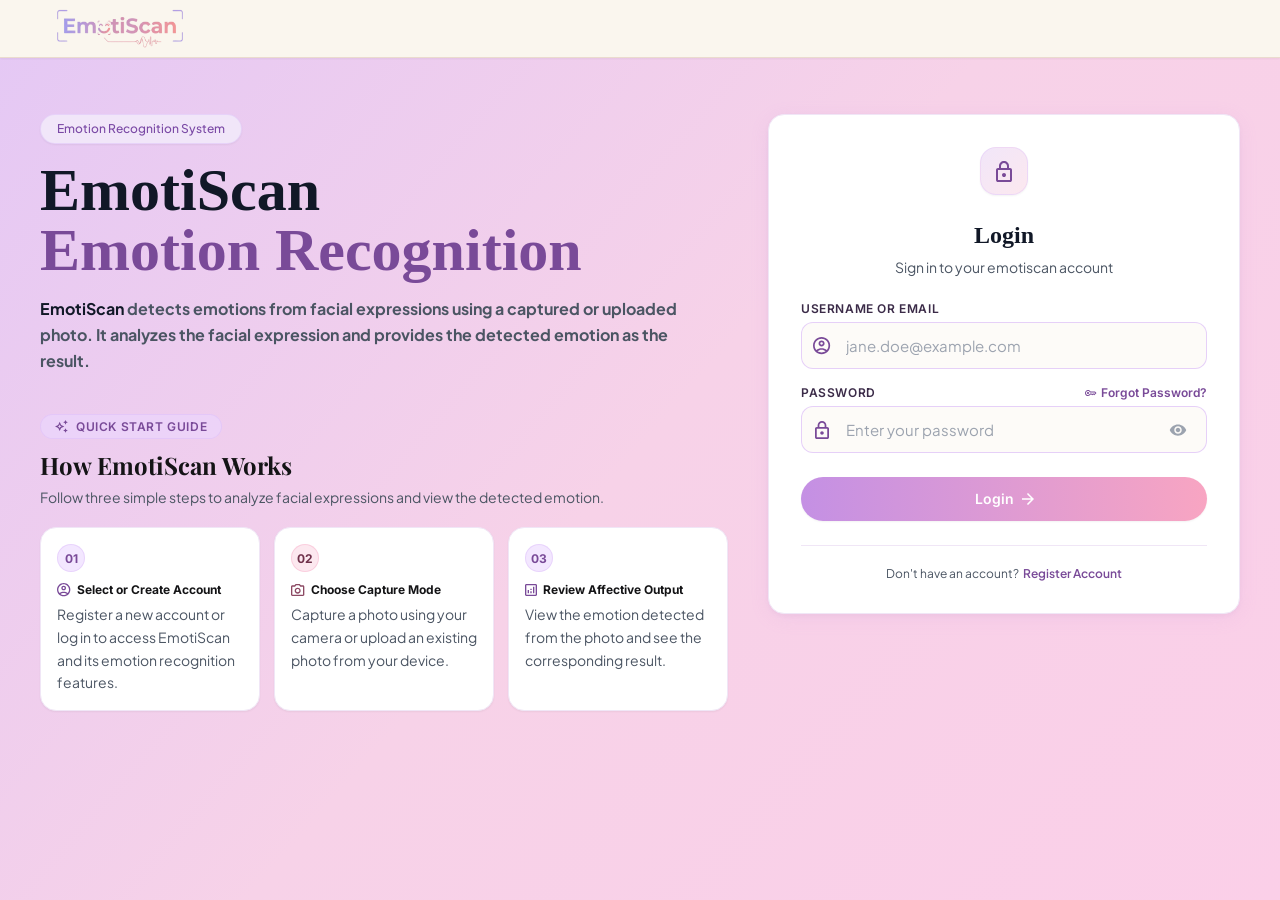
<file: index.html>
<!DOCTYPE html>
<html lang="en">
<head>
    <meta charset="UTF-8">
    <meta name="viewport" content="width=device-width, initial-scale=1.0">
    <link rel="icon" href="emotiScan_logo.png" type="image/png">
    <title>EmotiScan | Login & Password Recovery</title>

    <link href="https://fonts.googleapis.com/css2?family=Inter:wght@400;500;600;700&family=Plus+Jakarta+Sans:wght@400;500;700&family=Playfair+Display:wght@700&family=Liberation+Serif:wght@700&family=Outfit:wght@400;600&display=swap" rel="stylesheet">

    <link rel="stylesheet" href="css/login.css">
</head>
<body>

    <!-- Navbar (Aligned with Profile Layout) -->
    <header class="navbar">
        <div class="navbar-content">
            <a href="index.html" class="logo-box">
                <img src="emotiScan_logo.png" alt="EmotiScan Logo" class="logo">
            </a>
        </div>
    </header>

    <!-- Main Page Content -->
    <main class="main-container">
        <div class="content-wrapper">

            <!-- Left Column: Hero Text and Quick Start Guide -->
            <div class="left-column">

                <div class="badge">Emotion Recognition System</div>

                <h1 class="hero-title">
                    <span>EmotiScan</span><br>
                    <span>Emotion Recognition</span>
                </h1>

                <div class="hero-desc">
                    <strong>EmotiScan</strong> detects emotions from facial expressions using a captured or uploaded
                    photo. It analyzes the facial expression and provides the detected emotion as the result.
                </div>

                <!-- Quick Start Guide -->
                <section class="quick-start-section">

                    <div class="qs-badge">
                        <img src="icons/bling.svg" alt="Bling Icon">
                        <span class="qs-badge-text">Quick Start Guide</span>
                    </div>

                    <h2 class="qs-title">How EmotiScan Works</h2>

                    <div class="qs-sub">
                        Follow three simple steps to analyze facial expressions and view the detected emotion.
                    </div>

                    <div class="steps-grid">

                        <div class="step-card">
                            <div class="step-num">01</div>

                            <div class="step-heading">
                                <img src="icons/person.svg" alt="User Icon">
                                <span>Select or Create Account</span>
                            </div>

                            <div class="step-text">
                                Register a new account or log in to access EmotiScan and its emotion recognition features.
                            </div>
                        </div>

                        <div class="step-card alt">
                            <div class="step-num">02</div>

                            <div class="step-heading">
                                <img src="icons/camera.svg" alt="Camera Icon">
                                <span>Choose Capture Mode</span>
                            </div>

                            <div class="step-text">
                                Capture a photo using your camera or upload an existing photo from your device.
                            </div>
                        </div>

                        <div class="step-card">
                            <div class="step-num">03</div>

                            <div class="step-heading">
                                <img src="icons/bar.svg" alt="Bar Icon">
                                <span>Review Affective Output</span>
                            </div>

                            <div class="step-text">
                                View the emotion detected from the photo and see the corresponding result.
                            </div>
                        </div>

                    </div>
                </section>
            </div>

            <!-- Right Column: Login Card -->
            <div class="right-column">

                <div class="login-card">

                    <div class="login-icon-box">
                        <img src="icons/padlock.svg" alt="Lock Icon">
                    </div>

                    <div class="login-header">
                        <h2 class="login-title">Login</h2>
                        <p class="login-subtitle">Sign in to your emotiscan account</p>
                    </div>

                    <!-- Login Form -->
                    <form id="loginForm">

                        <div class="form-group login-username-group">
                            <label for="loginUsername" class="form-label">
                                Username or Email
                            </label>

                            <div class="input-wrapper">
                                <img src="icons/person.svg" alt="User Icon">

                                <input
                                    type="text"
                                    id="loginUsername"
                                    name="username"
                                    class="input-field"
                                    placeholder="jane.doe@example.com"
                                    autocomplete="username"
                                    required
                                >
                            </div>
                        </div>

                        <div class="form-group login-password-group">

                            <div class="form-label-row">
                                <label for="loginPassword" class="form-label">
                                    Password
                                </label>

                                <a href="#" class="forgot-link" id="openForgotModal">
                                    <img src="icons/key.svg" alt="Key Icon">
                                    Forgot Password?
                                </a>
                            </div>

                            <div class="input-wrapper">
                                <img src="icons/padlock.svg" alt="Lock Icon">

                                <input
                                    type="password"
                                    id="loginPassword"
                                    name="password"
                                    class="input-field"
                                    placeholder="Enter your password"
                                    autocomplete="current-password"
                                    required
                                >

                                <button
                                    type="button"
                                    class="toggle-password"
                                    id="toggleLoginPassword"
                                    aria-label="Show password"
                                >
                                    <svg viewBox="0 0 24 24" aria-hidden="true">
                                        <path d="M12 4.5C7 4.5 2.73 7.61 1 12c1.73 4.39 6 7.5 11 7.5s9.27-3.11 11-7.5c-1.73-4.39-6-7.5-11-7.5zM12 17c-2.76 0-5-2.24-5-5s2.24-5 5-5 5 2.24 5 5-2.24 5-5 5zm0-8c-1.66 0-3 1.34-3 3s1.34 3 3 3 3-1.34 3-3-1.34-3-3-3z"/>
                                    </svg>
                                </button>
                            </div>
                        </div>

                        <button type="submit" class="btn-primary">
                            <span>Login</span>
                            <img src="icons/arrow.svg" alt="Arrow Icon">
                        </button>

                    </form>

                    <!-- Register Link -->
                    <div class="card-footer">
                        <span>Don't have an account?</span>
                        <a href="register.html">Register Account</a>
                    </div>

                </div>
            </div>

        </div>
    </main>

    <!-- Modal 1: Reset Password - Enter Email -->
    <div class="modal-overlay" id="modalForgotEmail">

        <div class="modal-box">

            <button
                type="button"
                class="modal-close"
                data-close-modals
                aria-label="Close modal"
            >✕</button>

            <div class="modal-header-centered">

                <div class="modal-icon-badge">
                    <img src="icons/reset.svg" alt="Reset Icon">
                </div>

                <h3 class="modal-title">Reset Password</h3>

                <p class="modal-desc">
                    Enter your registered email address to receive a 6-digit verification code
                </p>
            </div>

            <div class="form-group modal-email-group">

                <label for="resetEmail" class="form-label modal-label">
                    Email Address
                </label>

                <div class="input-wrapper">
                    <img src="icons/email.svg" alt="Email Icon">

                    <input
                        type="email"
                        id="resetEmail"
                        name="email"
                        class="input-field modal-input"
                        placeholder="jane.doe@example.com"
                        autocomplete="email"
                    >
                </div>
            </div>

            <button
                type="button"
                class="btn-primary"
                id="sendCodeButton"
            >
                <span>Send Code</span>
                <img src="icons/arrow.svg" alt="Arrow Icon">
            </button>

            <div class="modal-footer-link">
                <span>Remember password?</span>
                <a href="#" data-close-modals>Back to Login</a>
            </div>

        </div>
    </div>

    <!-- Modal 2: Enter Verification Code -->
    <div class="modal-overlay" id="modalVerifyCode">

        <div class="modal-box">

            <button
                type="button"
                class="modal-close"
                data-close-modals
                aria-label="Close modal"
            >✕</button>

            <div class="modal-header-centered">

                <div class="modal-icon-badge">
                    <img src="icons/email_check.svg" alt="Email Icon">
                </div>

                <h3 class="modal-title">Enter Verification Code</h3>

                <p class="modal-desc">
                    We've sent a 6-digit verification code to your email. Enter the code below to continue.
                </p>
            </div>

            <div class="code-inputs">
                <input type="text" inputmode="numeric" maxlength="1" class="code-digit" aria-label="Digit 1">
                <input type="text" inputmode="numeric" maxlength="1" class="code-digit" aria-label="Digit 2">
                <input type="text" inputmode="numeric" maxlength="1" class="code-digit" aria-label="Digit 3">
                <input type="text" inputmode="numeric" maxlength="1" class="code-digit" aria-label="Digit 4">
                <input type="text" inputmode="numeric" maxlength="1" class="code-digit" aria-label="Digit 5">
                <input type="text" inputmode="numeric" maxlength="1" class="code-digit" aria-label="Digit 6">
            </div>

            <div class="resend-row">
                <span>Didn't receive the code?</span>
                <a href="#" class="resend-link" id="resendCode">Resend Code</a>
                <span class="resend-timer" id="resendTimer"></span>
            </div>

            <button
                type="button"
                class="btn-primary"
                id="verifyCodeButton"
            >
                <span>Verify Code</span>
                <img src="icons/arrow.svg" alt="Arrow Icon">
            </button>

            <div class="modal-divider"></div>

        </div>
    </div>

    <!-- Modal 3: Set New Password -->
    <div class="modal-overlay" id="modalNewPassword">

        <div class="modal-box">

            <button
                type="button"
                class="modal-close"
                data-close-modals
                aria-label="Close modal"
            >✕</button>

            <div class="modal-header-centered">

                <div class="modal-icon-badge">
                    <img src="icons/reset.svg" alt="Reset Icon">
                </div>

                <h3 class="modal-title">Set New Password</h3>

                <p class="modal-desc">
                    Your verification code was confirmed. Enter and confirm your new secure password below.
                </p>
            </div>

            <div class="new-password-fields">

                <div class="form-group">
                    <label for="newPassword" class="form-label modal-label-small">
                        New Password
                    </label>

                    <div class="input-wrapper">
                        <img src="icons/padlock.svg" alt="Lock Icon">

                        <input
                            type="password"
                            id="newPassword"
                            name="newPassword"
                            class="input-field modal-input"
                            placeholder="Enter new password"
                            autocomplete="new-password"
                        >
                    </div>
                </div>

                <div class="password-reminder-box">
                    <img src="icons/pass_reminder.svg" alt="Pass Icon">

                    <div>
                        <div class="reminder-title">Password reminder</div>

                        <div class="reminder-desc">
                            Must be at least 8 characters long, include uppercase and lowercase letters, at least one number, and a special character.
                        </div>
                    </div>
                </div>

                <div class="form-group">
                    <label for="confirmPassword" class="form-label modal-label-small">
                        Confirm New Password
                    </label>

                    <div class="input-wrapper">
                        <img src="icons/padlock.svg" alt="Lock Icon">

                        <input
                            type="password"
                            id="confirmPassword"
                            name="confirmPassword"
                            class="input-field modal-input"
                            placeholder="Re-enter new password"
                            autocomplete="new-password"
                        >
                    </div>
                </div>

            </div>

            <button
                type="button"
                class="btn-primary"
                id="resetPasswordButton"
            >
                <span>Reset</span>
                <img src="icons/arrow.svg" alt="Arrow Icon">
            </button>

            <div class="modal-divider"></div>

        </div>
    </div>
    
    <!-- Hidden helpers: forgot-password.js clicks these so login.js switches/closes the modals for us -->
    <button type="button" id="goVerify" data-switch-modal="modalVerifyCode" hidden></button>
    <button type="button" id="goNewPassword" data-switch-modal="modalNewPassword" hidden></button>
    <button type="button" id="closeAllModals" data-close-modals hidden></button>

    <script src="script/login.js" defer></script>
    <script src="script/forgot_pass.js"></script>
</body>
</html>
</file>
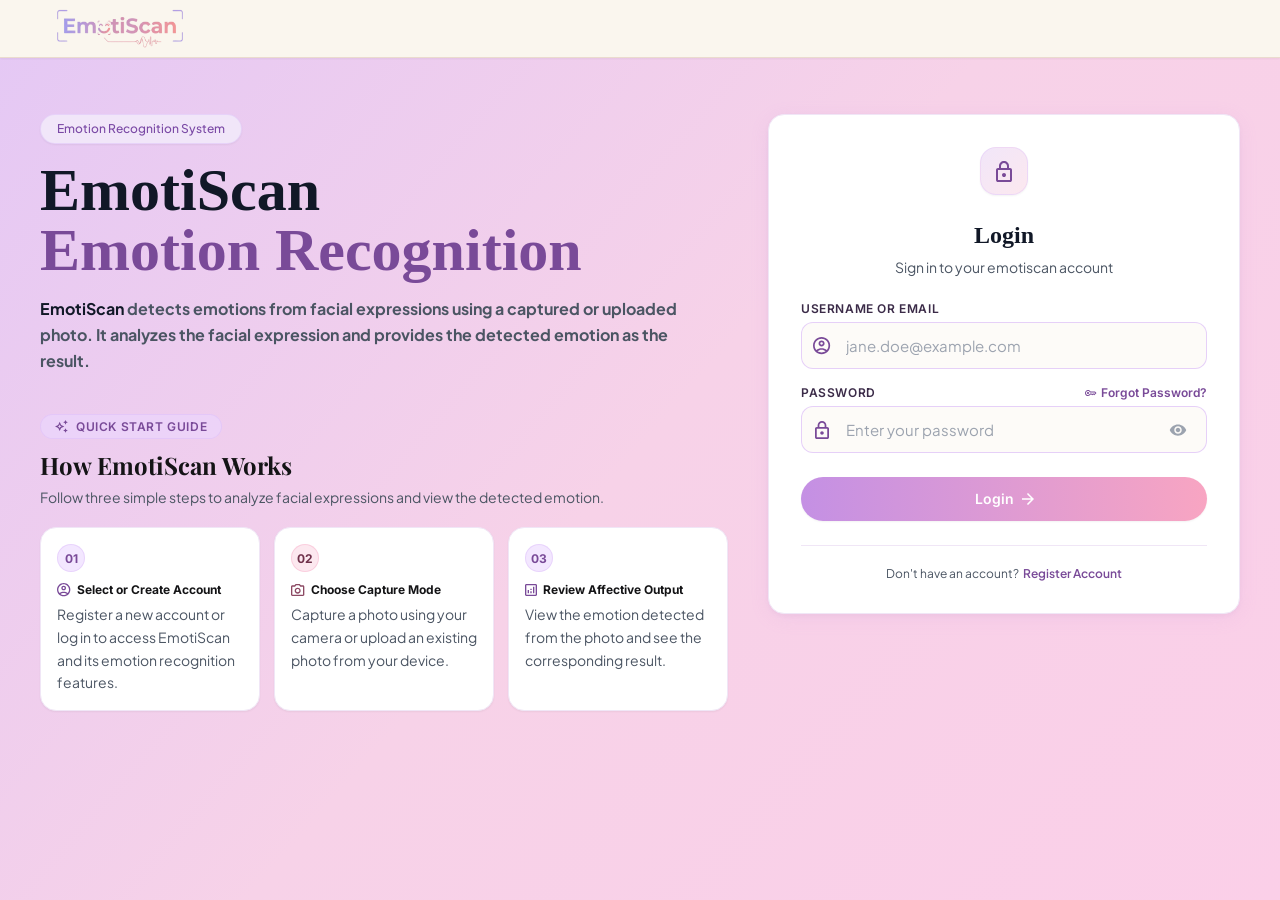
<file: login.html>
<!DOCTYPE html>
<html lang="en">
<head>
    <meta charset="UTF-8">
    <meta name="viewport" content="width=device-width, initial-scale=1.0">
    <title>EmotiScan - Login & Password Recovery</title>

    <link href="https://fonts.googleapis.com/css2?family=Inter:wght@400;500;600;700&family=Plus+Jakarta+Sans:wght@400;500;700&family=Playfair+Display:wght@700&family=Liberation+Serif:wght@700&family=Outfit:wght@400;600&display=swap" rel="stylesheet">

    <link rel="stylesheet" href="css/login.css">
    <script src="script/login.js" defer></script>
</head>
<body>

    <!-- Navbar (Aligned with Profile Layout) -->
    <header class="navbar">
        <div class="navbar-content">
            <a href="login.html" class="logo-box">
                <img src="emotiScan_logo.png" alt="EmotiScan Logo" class="logo">
            </a>
        </div>
    </header>

    <!-- Main Page Content -->
    <main class="main-container">
        <div class="content-wrapper">

            <!-- Left Column: Hero Text and Quick Start Guide -->
            <div class="left-column">

                <div class="badge">Emotion Recognition System</div>

                <h1 class="hero-title">
                    <span>EmotiScan</span><br>
                    <span>Emotion Recognition</span>
                </h1>

                <div class="hero-desc">
                    <strong>EmotiScan</strong> detects emotions from facial expressions using a captured or uploaded
                    photo. It analyzes the facial expression and provides the detected emotion as the result.
                </div>

                <!-- Quick Start Guide -->
                <section class="quick-start-section">

                    <div class="qs-badge">
                        <img src="icons/bling.svg" alt="Bling Icon">
                        <span class="qs-badge-text">Quick Start Guide</span>
                    </div>

                    <h2 class="qs-title">How EmotiScan Works</h2>

                    <div class="qs-sub">
                        Follow three simple steps to analyze facial expressions and view the detected emotion.
                    </div>

                    <div class="steps-grid">

                        <div class="step-card">
                            <div class="step-num">01</div>

                            <div class="step-heading">
                                <img src="icons/person.svg" alt="User Icon">
                                <span>Select or Create Account</span>
                            </div>

                            <div class="step-text">
                                Register a new account or log in to access EmotiScan and its emotion recognition features.
                            </div>
                        </div>

                        <div class="step-card alt">
                            <div class="step-num">02</div>

                            <div class="step-heading">
                                <img src="icons/camera.svg" alt="Camera Icon">
                                <span>Choose Capture Mode</span>
                            </div>

                            <div class="step-text">
                                Capture a photo using your camera or upload an existing photo from your device.
                            </div>
                        </div>

                        <div class="step-card">
                            <div class="step-num">03</div>

                            <div class="step-heading">
                                <img src="icons/bar.svg" alt="Bar Icon">
                                <span>Review Affective Output</span>
                            </div>

                            <div class="step-text">
                                View the emotion detected from the photo and see the corresponding result.
                            </div>
                        </div>

                    </div>
                </section>
            </div>

            <!-- Right Column: Login Card -->
            <div class="right-column">

                <div class="login-card">

                    <div class="login-icon-box">
                        <img src="icons/padlock.svg" alt="Lock Icon">
                    </div>

                    <div class="login-header">
                        <h2 class="login-title">Login</h2>
                        <p class="login-subtitle">Sign in to your emotiscan account</p>
                    </div>

                    <!-- Login Form -->
                    <form id="loginForm">

                        <div class="form-group login-username-group">
                            <label for="loginUsername" class="form-label">
                                Username or Email
                            </label>

                            <div class="input-wrapper">
                                <img src="icons/person.svg" alt="User Icon">

                                <input
                                    type="text"
                                    id="loginUsername"
                                    name="username"
                                    class="input-field"
                                    placeholder="jane.doe@example.com"
                                    autocomplete="username"
                                    required
                                >
                            </div>
                        </div>

                        <div class="form-group login-password-group">

                            <div class="form-label-row">
                                <label for="loginPassword" class="form-label">
                                    Password
                                </label>

                                <a href="#" class="forgot-link" id="openForgotModal">
                                    <img src="icons/key.svg" alt="Key Icon">
                                    Forgot Password?
                                </a>
                            </div>

                            <div class="input-wrapper">
                                <img src="icons/padlock.svg" alt="Lock Icon">

                                <input
                                    type="password"
                                    id="loginPassword"
                                    name="password"
                                    class="input-field"
                                    placeholder="Enter your password"
                                    autocomplete="current-password"
                                    required
                                >

                                <button
                                    type="button"
                                    class="toggle-password"
                                    id="toggleLoginPassword"
                                    aria-label="Show password"
                                >
                                    <svg viewBox="0 0 24 24" aria-hidden="true">
                                        <path d="M12 4.5C7 4.5 2.73 7.61 1 12c1.73 4.39 6 7.5 11 7.5s9.27-3.11 11-7.5c-1.73-4.39-6-7.5-11-7.5zM12 17c-2.76 0-5-2.24-5-5s2.24-5 5-5 5 2.24 5 5-2.24 5-5 5zm0-8c-1.66 0-3 1.34-3 3s1.34 3 3 3 3-1.34 3-3-1.34-3-3-3z"/>
                                    </svg>
                                </button>
                            </div>
                        </div>

                        <button type="submit" class="btn-primary">
                            <span>Login</span>
                            <img src="icons/arrow.svg" alt="Arrow Icon">
                        </button>

                    </form>

                    <!-- Register Link -->
                    <div class="card-footer">
                        <span>Don't have an account?</span>
                        <a href="register.html">Register Account</a>
                    </div>

                </div>
            </div>

        </div>
    </main>

    <!-- Modal 1: Reset Password - Enter Email -->
    <div class="modal-overlay" id="modalForgotEmail">

        <div class="modal-box">

            <button
                type="button"
                class="modal-close"
                data-close-modals
                aria-label="Close modal"
            >✕</button>

            <div class="modal-header-centered">

                <div class="modal-icon-badge">
                    <img src="icons/reset.svg" alt="Reset Icon">
                </div>

                <h3 class="modal-title">Reset Password</h3>

                <p class="modal-desc">
                    Enter your registered email address to receive a password reset link
                </p>
            </div>

            <div class="form-group modal-email-group">

                <label for="resetEmail" class="form-label modal-label">
                    Email Address
                </label>

                <div class="input-wrapper">
                    <img src="icons/email.svg" alt="Email Icon">

                    <input
                        type="email"
                        id="resetEmail"
                        name="email"
                        class="input-field modal-input"
                        placeholder="jane.doe@example.com"
                        autocomplete="email"
                    >
                </div>
            </div>

            <button
                type="button"
                class="btn-primary"
                data-switch-modal="modalVerifyCode"
            >
                <span>Send Code</span>
                <img src="icons/arrow.svg" alt="Arrow Icon">
            </button>

            <div class="modal-footer-link">
                <span>Remember password?</span>
                <a href="#" data-close-modals>Back to Login</a>
            </div>

        </div>
    </div>

    <!-- Modal 2: Enter Verification Code -->
    <div class="modal-overlay" id="modalVerifyCode">

        <div class="modal-box">

            <button
                type="button"
                class="modal-close"
                data-close-modals
                aria-label="Close modal"
            >✕</button>

            <div class="modal-header-centered">

                <div class="modal-icon-badge">
                    <img src="icons/email_check.svg" alt="Email Icon">
                </div>

                <h3 class="modal-title">Enter Verification Code</h3>

                <p class="modal-desc">
                    We've sent a 6-digit verification code to your email. Enter the code below to continue.
                </p>
            </div>

            <div class="code-inputs">
                <input type="text" inputmode="numeric" maxlength="1" class="code-digit" aria-label="Digit 1">
                <input type="text" inputmode="numeric" maxlength="1" class="code-digit" aria-label="Digit 2">
                <input type="text" inputmode="numeric" maxlength="1" class="code-digit" aria-label="Digit 3">
                <input type="text" inputmode="numeric" maxlength="1" class="code-digit" aria-label="Digit 4">
                <input type="text" inputmode="numeric" maxlength="1" class="code-digit" aria-label="Digit 5">
                <input type="text" inputmode="numeric" maxlength="1" class="code-digit" aria-label="Digit 6">
            </div>

            <div class="resend-row">
                <span>Didn't receive the code?</span>
                <a href="#" class="resend-link" id="resendCode">Resend Code</a>
                <span class="resend-timer" id="resendTimer">(0:45)</span>
            </div>

            <button
                type="button"
                class="btn-primary"
                data-switch-modal="modalNewPassword"
            >
                <span>Verify Code</span>
                <img src="icons/arrow.svg" alt="Arrow Icon">
            </button>

            <div class="modal-divider"></div>

        </div>
    </div>

    <!-- Modal 3: Set New Password -->
    <div class="modal-overlay" id="modalNewPassword">

        <div class="modal-box">

            <button
                type="button"
                class="modal-close"
                data-close-modals
                aria-label="Close modal"
            >✕</button>

            <div class="modal-header-centered">

                <div class="modal-icon-badge">
                    <img src="icons/reset.svg" alt="Reset Icon">
                </div>

                <h3 class="modal-title">Set New Password</h3>

                <p class="modal-desc">
                    Your verification code was confirmed. Enter and confirm your new secure password below.
                </p>
            </div>

            <div class="new-password-fields">

                <div class="form-group">
                    <label for="newPassword" class="form-label modal-label-small">
                        New Password
                    </label>

                    <div class="input-wrapper">
                        <img src="icons/padlock.svg" alt="Lock Icon">

                        <input
                            type="password"
                            id="newPassword"
                            name="newPassword"
                            class="input-field modal-input"
                            placeholder="Enter new password"
                            autocomplete="new-password"
                        >
                    </div>
                </div>

                <div class="password-reminder-box">
                    <img src="icons/pass_reminder.svg" alt="Pass Icon">

                    <div>
                        <div class="reminder-title">Password reminder</div>

                        <div class="reminder-desc">
                            Must be at least 8 characters long, include uppercase and lowercase letters, at least one number, and a special character.
                        </div>
                    </div>
                </div>

                <div class="form-group">
                    <label for="confirmPassword" class="form-label modal-label-small">
                        Confirm New Password
                    </label>

                    <div class="input-wrapper">
                        <img src="icons/padlock.svg" alt="Lock Icon">

                        <input
                            type="password"
                            id="confirmPassword"
                            name="confirmPassword"
                            class="input-field modal-input"
                            placeholder="Re-enter new password"
                            autocomplete="new-password"
                        >
                    </div>
                </div>

            </div>

            <button
                type="button"
                class="btn-primary"
                id="resetPasswordButton"
            >
                <span>Reset</span>
                <img src="icons/arrow.svg" alt="Arrow Icon">
            </button>

            <div class="modal-divider"></div>

        </div>
    </div>

</body>
</html>
</file>
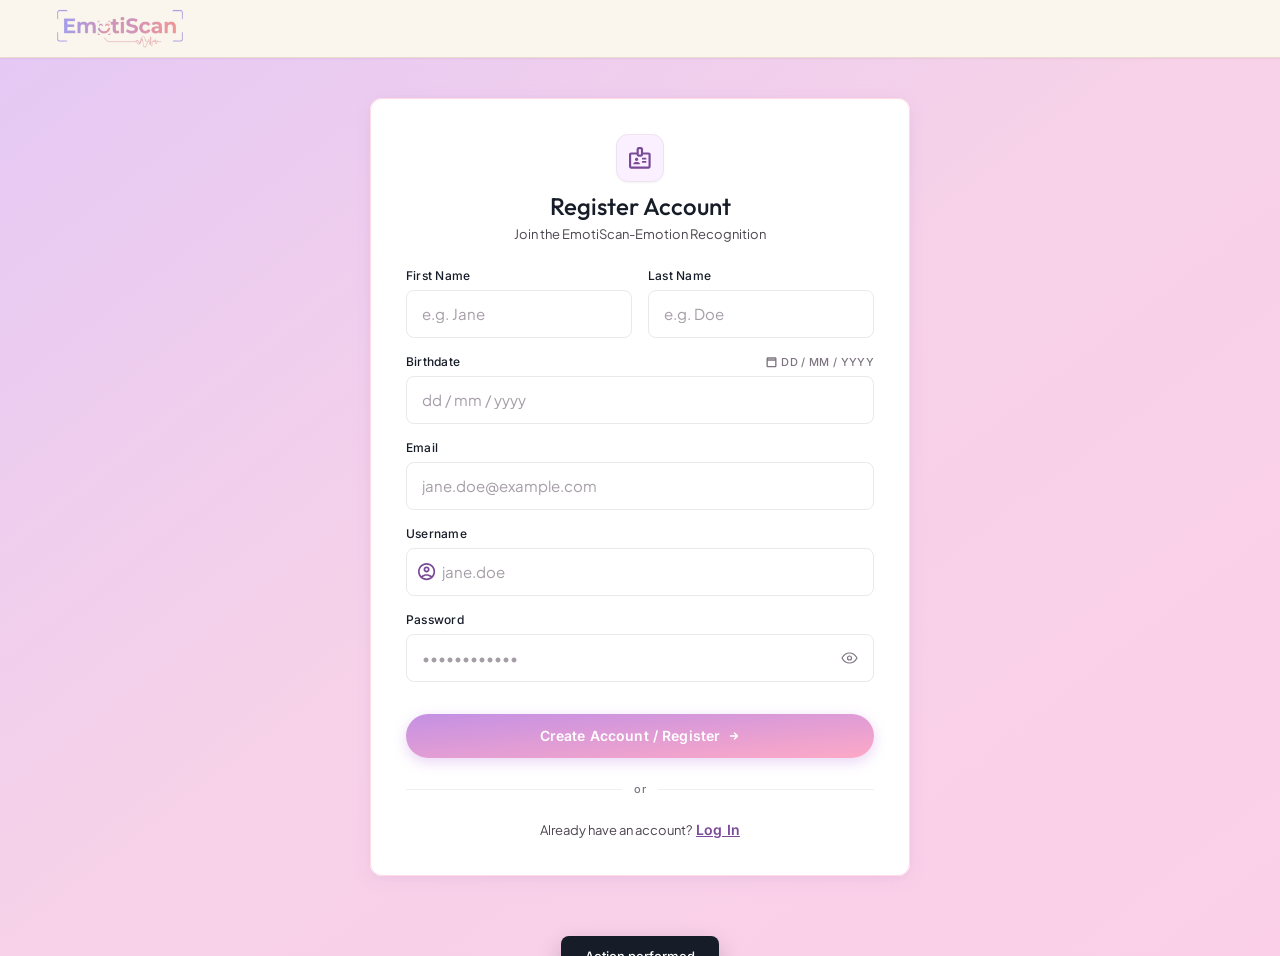
<file: register.html>
<!DOCTYPE html>
<html lang="en">
<head>
    <meta charset="UTF-8">
    <meta name="viewport" content="width=device-width, initial-scale=1.0">
    <link rel="icon" href="emotiScan_logo.png" type="image/png">
    <title>EmotiScan | Register Account</title>

    <!-- Google Fonts -->
    <link rel="preconnect" href="https://fonts.googleapis.com">
    <link rel="preconnect" href="https://fonts.gstatic.com" crossorigin>
    <link href="https://fonts.googleapis.com/css2?family=Inter:wght@400;500;600;700&family=Outfit:wght@500;600;700&family=Plus+Jakarta+Sans:wght@400;500;600&display=swap" rel="stylesheet">

    <!-- External CSS -->
    <link rel="stylesheet" href="css/register.css">
</head>
<body>

    <!-- Navigation Header (Aligned with Profile Layout) -->
    <header class="top-header">
        <div class="top-header-inner">
            <a href="register.html" class="logo-box">
                <img src="emotiScan_logo.png" alt="EmotiScan Logo" class="header-logo">
            </a>
        </div>
    </header>

    <!-- Registration Card -->
    <main class="main-wrapper">
        <div class="register-card-container">
            <div class="register-card">

                <!-- Card Header -->
                <div class="card-header">
                    <div class="icon-badge">
                        <img src="icons/register.svg" alt="Register Icon">
                    </div>
                    <h1 class="card-title">Register Account</h1>
                    <p class="card-subtitle">Join the EmotiScan-Emotion Recognition</p>
                </div>

                <!-- Registration Form -->
                <form id="registerForm" class="form-fields-container" novalidate>

                    <!-- First Name and Last Name -->
                    <div class="form-row-2col">
                        <div class="form-field-group">
                            <label class="field-label" for="firstName">First Name</label>
                            <div class="input-wrapper">
                                <input type="text" id="firstName" class="custom-input" placeholder="e.g. Jane" required>
                            </div>
                        </div>

                        <div class="form-field-group">
                            <label class="field-label" for="lastName">Last Name</label>
                            <div class="input-wrapper">
                                <input type="text" id="lastName" class="custom-input" placeholder="e.g. Doe" required>
                            </div>
                        </div>
                    </div>

                    <!-- Birthdate -->
                    <div class="form-field-group">
                        <div class="field-label-row">
                            <label class="field-label" for="birthdate">Birthdate</label>
                            <div class="field-sublabel">
                                <svg viewBox="0 0 11 12">
                                    <path d="M9.167 1.333H1.833C1.097 1.333.5 1.93.5 2.667v7.333c0 .737.597 1.333 1.333 1.333h7.334c.736 0 1.333-.596 1.333-1.333V2.667c0-.737-.597-1.334-1.333-1.334zm0 8.667H1.833V4.667h7.334v5.333zm0-6.667H1.833V2.667h7.334v.666z"/>
                                </svg>
                                <span>DD / MM / YYYY</span>
                            </div>
                        </div>
                        <div class="input-wrapper">
                            <input type="text" id="birthdate" class="custom-input" placeholder="dd / mm / yyyy  " maxlength="14">
                        </div>
                    </div>

                    <!-- Email -->
                    <div class="form-field-group">
                        <label class="field-label" for="email">Email</label>
                        <div class="input-wrapper has-right-icon">
                            <input type="email" id="email" class="custom-input" placeholder="jane.doe@example.com" required>
                            <img src="icons/check.svg" alt="Check Icon">
                        </div>
                    </div>

                    <!-- Username -->
                    <div class="form-field-group">
                        <label class="field-label" for="username">Username</label>
                        <div class="input-wrapper has-left-icon">
                            <div class="input-icon-left">
                                <img src="icons/person.svg" alt="Username Icon">
                            </div>
                            <input type="text" id="username" class="custom-input" placeholder="jane.doe" required>
                        </div>
                    </div>

                    <!-- Password -->
                    <div class="form-field-group password-field">
                        <div class="field-label-row">
                            <label class="field-label" for="password">Password</label>
                        </div>
                        <div class="input-wrapper has-right-icon">
                            <input type="password" id="password" class="custom-input" placeholder="••••••••••••" required>
                            <button type="button" id="togglePasswordBtn" class="input-icon-right" title="Toggle password visibility" aria-label="Toggle password visibility">
                                <svg id="eyeIcon" width="17" height="12" viewBox="0 0 17 12" fill="none">
                                    <path d="M1 6C1 6 3.72727 1 8.5 1C13.2727 1 16 6 16 6C16 6 13.2727 11 8.5 11C3.72727 11 1 6 1 6Z" stroke="#7D7480" stroke-width="1.2" stroke-linecap="round" stroke-linejoin="round"/>
                                    <path d="M8.5 8C9.60457 8 10.5 7.10457 10.5 6C10.5 4.89543 9.60457 4 8.5 4C7.39543 4 6.5 4.89543 6.5 6C6.5 7.10457 7.39543 8 8.5 8Z" stroke="#7D7480" stroke-width="1.2" stroke-linecap="round" stroke-linejoin="round"/>
                                </svg>
                            </button>
                        </div>
                    </div>

                    <!-- Submit Button -->
                    <button type="submit" class="btn-submit">
                        <span class="btn-text">Create Account / Register</span>
                        <div class="btn-icon">
                            <svg viewBox="0 0 12 12">
                                <path d="M2.5 6H9.5M9.5 6L6.5 3M9.5 6L6.5 9" stroke="white" stroke-width="1.5" stroke-linecap="round" stroke-linejoin="round"/>
                            </svg>
                        </div>
                    </button>
                </form>

                <!-- Divider -->
                <div class="divider-container">
                    <div class="divider-line"></div>
                    <span class="divider-text">or</span>
                    <div class="divider-line"></div>
                </div>

                <!-- Login Prompt -->
                <div class="login-prompt">
                    <span class="login-prompt-text">Already have an account? </span>
                    <a href="index.html" class="login-link">Log In</a>
                </div>

            </div>
        </div>
    </main>

    <!-- Toast Notification -->
    <div id="toast" class="toast" role="status" aria-live="polite">Action performed</div>

    <!-- External JavaScript -->
    <script src="script/register.js"></script>
</body>
</html>
</file>
<file: css/login.css>
* {
    box-sizing: border-box;
    margin: 0;
    padding: 0;
}

body {
    font-family: 'Plus Jakarta Sans', sans-serif;
    background: linear-gradient(
        131deg,
        #E4C8F5 0%,
        #F7D2E8 50%,
        #FBCFE8 100%
    );
    min-height: 100vh;
    display: flex;
    flex-direction: column;
    align-items: center;
    position: relative;
    color: #111827;
}

button,
input {
    font: inherit;
}

button,
a {
    -webkit-tap-highlight-color: transparent;
}


/* ========================================
   2. NAVBAR (Aligned with Profile Layout)
======================================== */

.navbar {
    width: 100%;
    height: 58px;
    background: #FAF6EE;
    border-bottom: 1px solid #EADBCE;
    box-shadow: 0 1px 2px rgba(0, 0, 0, 0.05);
    display: flex;
    align-items: center;
    justify-content: center;
    padding: 0 45px !important;
    position: fixed;
    top: 0;
    left: 0;
    z-index: 2000;
    box-sizing: border-box;
}

.navbar-content {
    width: 100%;
    max-width: 100% !important;
    display: flex;
    align-items: center;
    justify-content: space-between;
    box-sizing: border-box;
}

.logo-box {
    display: flex;
    align-items: center;
    gap: 12px;
    text-decoration: none;
    flex-shrink: 0;
    width: 180px; /* Locked width to keep navbar alignment uniform */
}

.logo {
    height: 75px;
    width: auto;
    object-fit: contain;
    display: block;
}


/* ========================================
   3. MAIN PAGE LAYOUT
======================================== */

.main-container {
    width: 100%;
    max-width: 1520px;
    margin-top: 58px;
    padding: 56px 40px 80px;
    display: flex;
    justify-content: center;
}

.content-wrapper {
    width: 100%;
    display: flex;
    flex-direction: row;
    align-items: flex-start;
    gap: 40px;
}

.left-column {
    flex: 1;
    min-width: 0;
    display: flex;
    flex-direction: column;
    align-items: flex-start;
}

.right-column {
    width: 472px;
    flex-shrink: 0;
}


/* ========================================
   4. HERO SECTION
======================================== */

.badge {
    padding: 6px 16px;
    background: #F1E6F9;
    box-shadow: 0 1px 2px rgba(0, 0, 0, 0.05);
    border-radius: 9999px;
    border: 1px solid rgba(216, 180, 248, 0.40);
    color: #7A49A5;
    font-size: 12px;
    font-weight: 500;
    line-height: 16px;
    margin-bottom: 16px;
    display: inline-flex;
    align-items: center;
}

.hero-title {
    font-family: 'Liberation Serif', serif;
    font-size: 60px;
    font-weight: 700;
    line-height: 60px;
    margin-bottom: 16px;
}

.hero-title span:first-child {
    color: #111827;
}

.hero-title span:last-child {
    color: #794A98;
}

.hero-desc {
    max-width: 672px;
    font-size: 16px;
    font-weight: 700;
    line-height: 26px;
    color: #4B5563;
    margin-bottom: 32px;
}

.hero-desc strong {
    color: #111827;
}


/* ========================================
   5. QUICK START GUIDE
======================================== */

.quick-start-section {
    width: 100%;
    padding-top: 8px;
    display: flex;
    flex-direction: column;
}

.qs-badge {
    padding: 4px 14px;
    background: rgba(235, 216, 255, 0.60);
    border-radius: 9999px;
    border: 1px solid rgba(216, 180, 248, 0.40);
    display: inline-flex;
    align-items: center;
    gap: 8px;
    width: fit-content;
    margin-bottom: 10px;
}

.qs-badge-icon {
    width: 12.83px;
    height: 12.83px;
    background: #794A98;
    border-radius: 2px;
    flex-shrink: 0;
}

.qs-badge-text {
    color: #794A98;
    font-size: 12px;
    font-family: 'Inter', sans-serif;
    font-weight: 600;
    text-transform: uppercase;
    letter-spacing: 0.60px;
}

.qs-title {
    color: #141416;
    font-size: 24px;
    font-family: 'Playfair Display', serif;
    font-weight: 700;
    line-height: 32px;
    margin-bottom: 6px;
}

.qs-sub {
    color: #4B5563;
    font-size: 14px;
    line-height: 20px;
    margin-bottom: 20px;
}

.steps-grid {
    width: 100%;
    display: flex;
    gap: 14px;
}

.step-card {
    flex: 1;
    min-width: 0;
    padding: 16px;
    background: white;
    box-shadow: 0 1px 2px rgba(0, 0, 0, 0.05);
    border-radius: 16px;
    border: 1px solid #F0E6F6;
    display: flex;
    flex-direction: column;
}

.step-num {
    width: 28px;
    height: 28px;
    background: rgba(235, 216, 255, 0.60);
    border-radius: 9999px;
    border: 1px solid rgba(216, 180, 248, 0.40);
    display: flex;
    justify-content: center;
    align-items: center;
    color: #794A98;
    font-size: 12px;
    font-family: 'Inter', sans-serif;
    font-weight: 700;
    margin-bottom: 10px;
}

.step-card.alt .step-num {
    background: #FCE8EF;
    border-color: rgba(248, 165, 194, 0.40);
    color: #70324B;
}

.step-heading {
    display: flex;
    align-items: center;
    gap: 6px;
    margin-bottom: 6px;
}

.step-bullet {
    width: 13.33px;
    height: 13.33px;
    background: #794A98;
    border-radius: 2px;
    flex-shrink: 0;
}

.step-card.alt .step-bullet {
    background: #8C4963;
}

.step-heading span {
    color: #141416;
    font-size: 12px;
    font-family: 'Inter', sans-serif;
    font-weight: 700;
}

.step-text {
    color: #4B5563;
    font-size: 14px;
    line-height: 22.75px;
}


/* ========================================
   6. LOGIN CARD
======================================== */

.login-card {
    width: 100%;
    padding: 32px;
    background: white;
    border-radius: 16px;
    border: 1px solid #F0E6F6;
    box-shadow:
        0 2px 6px -1px rgba(47, 53, 66, 0.04),
        0 4px 20px -2px rgba(196, 144, 228, 0.16);
    display: flex;
    flex-direction: column;
    gap: 24px;
}

.login-icon-box {
    width: 48px;
    height: 48px;
    background: linear-gradient(
        135deg,
        #F1E6F9 0%,
        #FCE8EF 100%
    );
    box-shadow: 0 1px 2px rgba(0, 0, 0, 0.05);
    border-radius: 16px;
    border: 1px solid rgba(216, 180, 248, 0.30);
    display: flex;
    justify-content: center;
    align-items: center;
    margin: 0 auto;
}

.login-icon-inner {
    width: 16px;
    height: 21px;
    background: #794A98;
    border-radius: 2px;
}

.login-header {
    text-align: center;
    display: flex;
    flex-direction: column;
    align-items: center;
    gap: 6px;
}

.login-title {
    color: #111827;
    font-size: 24px;
    font-family: 'Liberation Serif', serif;
    font-weight: 700;
    line-height: 32px;
}

.login-subtitle {
    color: #4B5563;
    font-size: 14px;
    line-height: 20px;
}


/* ========================================
   7. FORMS AND INPUT FIELDS
======================================== */

.form-group {
    display: flex;
    flex-direction: column;
    gap: 6px;
    width: 100%;
}

.login-username-group {
    margin-bottom: 16px;
}

.login-password-group {
    margin-bottom: 24px;
}

.form-label-row {
    display: flex;
    justify-content: space-between;
    align-items: center;
    width: 100%;
    gap: 8px;
}

.form-label {
    color: #3B2B48;
    font-size: 12px;
    font-family: 'Inter', sans-serif;
    font-weight: 600;
    text-transform: uppercase;
    letter-spacing: 0.60px;
}

.forgot-link {
    color: #794A98;
    font-size: 12px;
    font-family: 'Inter', sans-serif;
    font-weight: 600;
    cursor: pointer;
    text-decoration: none;
    display: inline-flex;
    align-items: center;
    gap: 4px;
    white-space: nowrap;
}

.forgot-link:hover {
    text-decoration: underline;
}

.forgot-link-icon {
    width: 11.5px;
    height: 6px;
    background: #794A98;
    display: inline-block;
}

.input-wrapper {
    position: relative;
    width: 100%;
    display: flex;
    align-items: center;
}

.input-wrapper img {
    width: 18px;
    height: 18px;
    object-fit: contain;
    position: absolute;
    left: 12px;
    z-index: 1;
}

.input-field {
    width: 100%;
    min-width: 0;
    padding: 13px 44px;
    background: rgba(250, 246, 238, 0.40);
    border-radius: 12px;
    border: 1px solid rgba(216, 180, 248, 0.60);
    font-size: 15px;
    font-family: 'Plus Jakarta Sans', sans-serif;
    color: #111827;
    outline: none;
    transition: border-color 0.2s, background 0.2s, box-shadow 0.2s;
}

.input-field:focus {
    border-color: #794A98;
    background: white;
    box-shadow: 0 0 0 3px rgba(121, 74, 152, 0.1);
}

.input-field::placeholder {
    color: #9CA3AF;
}

.input-icon-left {
    position: absolute;
    left: 16px;
    width: 15px;
    height: 15px;
    background: #7D7480;
    border-radius: 2px;
    pointer-events: none;
}

.password-icon-left {
    position: absolute;
    left: 17px;
    width: 12px;
    height: 15.75px;
    background: #9CA3AF;
    border-radius: 2px;
    pointer-events: none;
}

.toggle-password {
    position: absolute;
    right: 16px;
    background: none;
    border: none;
    padding: 4px;
    cursor: pointer;
    color: #9CA3AF;
    display: flex;
    align-items: center;
    justify-content: center;
}

.toggle-password:hover {
    color: #794A98;
}

.toggle-password svg {
    width: 18px;
    height: 18px;
    fill: currentColor;
}


/* ========================================
   8. PRIMARY BUTTON
======================================== */

.btn-primary {
    width: 100%;
    padding: 12px 24px;
    background: linear-gradient(
        90deg,
        #C490E4 0%,
        #F8A5C2 100%
    );
    box-shadow: 0 1px 2px rgba(0, 0, 0, 0.05);
    border-radius: 9999px;
    border: none;
    color: white;
    font-size: 14px;
    font-family: 'Inter', sans-serif;
    font-weight: 600;
    line-height: 20px;
    cursor: pointer;
    display: inline-flex;
    justify-content: center;
    align-items: center;
    gap: 8px;
    transition: opacity 0.2s, transform 0.2s;
}

.btn-primary:hover {
    opacity: 0.9;
}

.btn-primary:active {
    transform: scale(0.99);
}

.btn-primary:focus-visible,
.modal-close:focus-visible,
.toggle-password:focus-visible {
    outline: 2px solid #794A98;
    outline-offset: 3px;
}

.button-icon {
    width: 12px;
    height: 12px;
    background: white;
    display: inline-block;
}


/* ========================================
   9. LOGIN CARD FOOTER
======================================== */

.card-footer {
    padding-top: 20px;
    border-top: 1px solid #F0E6F6;
    display: flex;
    justify-content: center;
    flex-wrap: wrap;
    gap: 4px;
    font-size: 12px;
}

.card-footer span:first-child {
    color: #4B5563;
}

.card-footer a {
    color: #794A98;
    font-weight: 600;
    text-decoration: none;
    cursor: pointer;
}

.card-footer a:hover {
    text-decoration: underline;
}


/* ========================================
   10. MODAL OVERLAY
======================================== */

.modal-overlay {
    position: fixed;
    top: 58px;
    left: 0;
    width: 100%;
    height: calc(100vh - 58px);
    height: calc(100dvh - 58px);
    padding: 20px;
    background: rgba(15, 23, 42, 0.40);
    backdrop-filter: blur(2px);
    -webkit-backdrop-filter: blur(2px);
    display: none;
    justify-content: center;
    align-items: center;
    overflow-y: auto;
    z-index: 999;
}

.modal-overlay.active {
    display: flex;
}

.modal-box {
    width: 440px;
    max-width: 100%;
    max-height: 100%;
    overflow-y: auto;
    padding: 32px;
    background: white;
    border-radius: 24px;
    border: 1px solid #F0E6F6;
    box-shadow: 0 25px 50px -12px rgba(0, 0, 0, 0.25);
    position: relative;
    display: flex;
    flex-direction: column;
    gap: 24px;
}

.modal-close {
    position: absolute;
    top: 21px;
    right: 21px;
    width: 32px;
    height: 32px;
    border-radius: 9999px;
    background: transparent;
    border: none;
    cursor: pointer;
    display: flex;
    justify-content: center;
    align-items: center;
    color: #7D7480;
    font-size: 16px;
    z-index: 1;
}

.modal-close:hover {
    background: #F3F0F6;
}


/* ========================================
   11. MODAL HEADER
======================================== */

.modal-header-centered {
    display: flex;
    flex-direction: column;
    align-items: center;
    text-align: center;
    gap: 7px;
    width: 100%;
    padding-top: 4px;
}

.modal-icon-badge {
    width: 56px;
    min-height: 48px;
    padding: 12px 0;
    background: linear-gradient(
        45deg,
        #F4DAFF 0%,
        #FFD9E4 100%
    );
    box-shadow: 0 1px 2px rgba(0, 0, 0, 0.05);
    border-radius: 16px;
    border: 1px solid #F0E6F6;
    display: flex;
    justify-content: center;
    align-items: center;
}

.modal-email-icon {
    width: 23.33px;
    height: 23.33px;
    background: #794A98;
    border-radius: 4px;
}

.modal-code-icon {
    width: 24.5px;
    height: 21px;
    background: #794A98;
    border-radius: 3px;
}

.modal-title {
    color: #161C28;
    font-size: 24px;
    font-family: 'Outfit', sans-serif;
    font-weight: 600;
    line-height: 32px;
}

.modal-desc {
    max-width: 340px;
    color: #4C444F;
    font-size: 13px;
    line-height: 21.13px;
}


/* ========================================
   12. PASSWORD RECOVERY EMAIL FORM
======================================== */

.modal-email-group {
    gap: 8px;
}

.modal-label {
    text-transform: none;
    font-size: 14px;
    color: #161C28;
    letter-spacing: normal;
}

.modal-input-icon {
    top: 17px;
}

.modal-input {
    background: white;
}

.modal-input:focus {
    background: white;
}

.modal-label-small {
    text-transform: none;
    font-size: 12px;
    color: #161C28;
    letter-spacing: normal;
}


/* ========================================
   13. VERIFICATION CODE INPUTS
======================================== */

.code-inputs {
    display: flex;
    justify-content: space-between;
    gap: 8px;
    width: 100%;
    padding: 0 4px;
}

.code-digit {
    width: 48px;
    min-width: 0;
    height: 56px;
    background: white;
    box-shadow: 0 1px 2px rgba(0, 0, 0, 0.05);
    border-radius: 12px;
    border: 1px solid #F0E6F6;
    text-align: center;
    font-size: 20px;
    font-family: 'Outfit', sans-serif;
    font-weight: 600;
    color: #161C28;
    outline: none;
}

.code-digit:focus {
    border-color: #2563EB;
    background: #F1F3FF;
    box-shadow:
        0 1px 2px rgba(0, 0, 0, 0.05),
        0 0 0 1px #2563EB;
}


/* ========================================
   14. RESEND VERIFICATION CODE
======================================== */

.resend-row {
    width: 100%;
    text-align: center;
    font-size: 13px;
    color: #4C444F;
    display: flex;
    justify-content: center;
    align-items: center;
    flex-wrap: wrap;
    gap: 4px;
}

.resend-link {
    color: #794A98;
    font-weight: 600;
    font-family: 'Inter', sans-serif;
    font-size: 12px;
    cursor: pointer;
    text-decoration: none;
}

.resend-link:hover {
    text-decoration: underline;
}

.resend-timer {
    color: #7D7480;
    font-size: 12px;
}


/* ========================================
   15. NEW PASSWORD FORM
======================================== */

.new-password-fields {
    display: flex;
    flex-direction: column;
    gap: 16px;
    width: 100%;
}

.new-password-fields .form-group {
    gap: 6px;
}


/* ========================================
   16. PASSWORD REMINDER
======================================== */

.password-reminder-box {
    width: 100%;
    padding: 12px;
    background: #F1F3FF;
    border-radius: 12px;
    border: 1px solid #F0E6F6;
    display: flex;
    gap: 8px;
    align-items: flex-start;
}

.reminder-bullet {
    width: 15px;
    height: 15px;
    background: #794A98;
    border-radius: 3px;
    margin-top: 2px;
    flex-shrink: 0;
}

.reminder-title {
    color: #794A98;
    font-size: 11px;
    font-family: 'Inter', sans-serif;
    font-weight: 600;
    line-height: 14px;
    letter-spacing: 0.33px;
    margin-bottom: 4px;
}

.reminder-desc {
    color: #4C444F;
    font-size: 12px;
    line-height: 19.5px;
}


/* ========================================
   17. MODAL FOOTER
======================================== */

.modal-footer-link {
    width: 100%;
    padding-top: 16px;
    border-top: 1px solid #F0E6F6;
    text-align: center;
    font-size: 13px;
    color: #4C444F;
    display: flex;
    justify-content: center;
    flex-wrap: wrap;
    gap: 4px;
}

.modal-footer-link a {
    color: #161C28;
    font-weight: 600;
    font-family: 'Inter', sans-serif;
    text-decoration: none;
    cursor: pointer;
}

.modal-footer-link a:hover {
    text-decoration: underline;
}

.modal-divider {
    height: 1px;
    border-top: 1px solid #F0E6F6;
    width: 100%;
}


/* ========================================
   18. RESPONSIVE DESIGN - TABLETS
======================================== */

@media (max-width: 1100px) {

    .main-container {
        padding: 40px 28px 60px;
    }

    .content-wrapper {
        gap: 28px;
    }

    .right-column {
        width: 420px;
    }

    .hero-title {
        font-size: 48px;
        line-height: 52px;
    }

    .steps-grid {
        flex-direction: column;
    }

    .step-card {
        width: 100%;
    }

    .step-heading span {
        font-size: 13px;
    }

    .step-text {
        line-height: 22px;
    }
}


/* ========================================
   19. RESPONSIVE DESIGN - MOBILE
======================================== */

@media (max-width: 760px) {

    .navbar {
        height: 56px;
        padding: 0 16px !important;
    }

    .logo {
        height: 34px;
    }

    .main-container {
        margin-top: 56px;
        padding: 32px 20px 48px;
    }

    .content-wrapper {
        flex-direction: column;
        gap: 36px;
    }

    .left-column {
        width: 100%;
    }

    .right-column {
        width: 100%;
        max-width: 472px;
        margin: 0 auto;
    }

    .hero-title {
        font-size: clamp(36px, 8vw, 48px);
        line-height: 1.1;
    }

    .hero-desc {
        font-size: 14px;
        line-height: 24px;
    }

    .qs-title {
        font-size: 22px;
    }

    .steps-grid {
        flex-direction: column;
        gap: 12px;
    }

    .step-card {
        padding: 18px;
    }

    .login-card {
        padding: 26px 22px;
        gap: 22px;
    }

    .modal-overlay {
        top: 56px;
        height: calc(100vh - 56px);
        height: calc(100dvh - 56px);
        padding: 16px;
    }

    .modal-box {
        padding: 28px 22px;
        gap: 20px;
        border-radius: 20px;
    }

    .modal-title {
        font-size: 22px;
        line-height: 29px;
    }

    .modal-close {
        top: 14px;
        right: 14px;
    }
}
</file>
<file: css/register.css>
/* ==========================================================================
   1. COLOR PALETTE & RESET
   ========================================================================== */

* {
    box-sizing: border-box;
    margin: 0;
    padding: 0;
}

body {
    min-height: 100vh;
    background: linear-gradient(
        142deg,
        #E4C8F5 0%,
        #F7D2E8 50%,
        #FBCFE8 100%
    );
    font-family: 'Plus Jakarta Sans', sans-serif;
    color: #161C28;
    display: flex;
    flex-direction: column;
    align-items: center;
    justify-content: flex-start;
    -webkit-font-smoothing: antialiased;
    overflow-x: hidden;
    padding-bottom: 40px;
}

/* ==========================================================================
   2. TOP NAVIGATION HEADER (Aligned with Profile Layout)
   ========================================================================== */
.top-header {
    width: 100%;
    height: 58px;
    background: #FAF6EE;
    border-bottom: 1px solid #EADBCE;
    box-shadow: 0 1px 2px rgba(0, 0, 0, 0.05);
    display: flex;
    align-items: center;
    justify-content: center; 
    padding: 0 45px !important; 
    position: sticky;
    top: 0;
    z-index: 2000;
    flex-shrink: 0;
    box-sizing: border-box;
}

.top-header-inner {
    width: 100%;
    max-width: 100% !important; 
    display: flex;
    align-items: center;
    justify-content: space-between; 
    gap: 20px;
    box-sizing: border-box;
}

.logo-box {
    display: flex;
    align-items: center;
    gap: 12px;
    text-decoration: none;
    flex-shrink: 0;
    width: 180px; /* Locked width so navbar stays perfectly aligned */
}

.header-logo,
.logo-img {
    height: 75px; 
    width: auto;  
    object-fit: contain;
    display: block;
}

/* ==========================================================================
   3. MAIN CONTAINER & REGISTRATION CARD
   ========================================================================== */

.main-wrapper {
    width: 100%;
    display: flex;
    justify-content: center;
    align-items: flex-start;
    padding: 40px 32px;
}

.register-card-container {
    width: 540px;
    max-width: 100%;
    display: flex;
    flex-direction: column;
}

.register-card {
    width: 100%;
    background: #FFFFFF;
    border-radius: 12px;
    outline: 1px solid #FFD9E4;
    outline-offset: -1px;
    box-shadow:
        0 2px 8px -1px rgba(47, 53, 66, 0.04),
        0 4px 20px -2px rgba(196, 144, 228, 0.16);
    padding: 36px;
    display: flex;
    flex-direction: column;
    gap: 24px;
    position: relative;
}

/* Card Header */

.card-header {
    display: flex;
    flex-direction: column;
    align-items: center;
    gap: 2px;
    width: 100%;
}

.icon-badge {
    width: 48px;
    height: 48px;
    padding: 10px 0;
    background: rgba(244, 218, 255, 0.40);
    box-shadow: 0 1px 2px rgba(0, 0, 0, 0.05);
    border-radius: 12px;
    outline: 1px solid rgba(207, 195, 208, 0.30);
    outline-offset: -1px;
    display: flex;
    justify-content: center;
    align-items: center;
    margin-bottom: 6px;
}

.icon-badge svg {
    width: 22px;
    height: 22px;
    fill: #794A98;
}

.card-title {
    font-family: 'Outfit', sans-serif;
    font-weight: 500;
    font-size: 24px;
    line-height: 32px;
    color: #161C28;
    text-align: center;
}

.card-subtitle {
    font-family: 'Plus Jakarta Sans', sans-serif;
    font-weight: 400;
    font-size: 13px;
    line-height: 20px;
    color: #4C444F;
    text-align: center;
}

/* ==========================================================================
   4. FORM FIELDS & TYPOGRAPHY
   ========================================================================== */

.form-fields-container {
    display: flex;
    flex-direction: column;
    gap: 16px;
    width: 100%;
}

.form-row-2col {
    display: flex;
    gap: 16px;
    width: 100%;
}

.form-field-group {
    display: flex;
    flex-direction: column;
    gap: 6px;
    width: 100%;
    flex: 1;
}

.field-label-row {
    display: flex;
    justify-content: space-between;
    align-items: center;
    width: 100%;
}

.field-label {
    font-family: 'Inter', sans-serif;
    font-weight: 500;
    font-size: 12px;
    line-height: 16px;
    letter-spacing: 0.24px;
    color: #161C28;
}

.field-sublabel {
    display: flex;
    align-items: center;
    gap: 4px;
    font-family: 'Inter', sans-serif;
    font-weight: 500;
    font-size: 11px;
    line-height: 14px;
    letter-spacing: 0.33px;
    color: #7D7480;
}

.field-sublabel svg {
    width: 11px;
    height: 12px;
    fill: #7D7480;
}

/* ==========================================================================
   5. INPUT CONTROLS
   ========================================================================== */

.input-wrapper {
    position: relative;
    width: 100%;
    display: flex;
    align-items: center;
    background: #FFFFFF;
    border-radius: 8px;
    outline: 1px solid rgba(207, 195, 208, 0.40);
    outline-offset: -1px;
    transition: all 0.2s ease;
}

.input-wrapper img {
    width: 18px;
    height: 18px;
    object-fit: contain;
    position: absolute;
    right: 12px;
    z-index: 1;
}

.input-wrapper:focus-within {
    outline: 1.5px solid #C490E4;
    box-shadow: 0 0 0 3px rgba(196, 144, 228, 0.2);
}

.custom-input {
    width: 100%;
    border: none;
    background: transparent;
    padding: 12px 16px;
    font-family: 'Plus Jakarta Sans', sans-serif;
    font-weight: 400;
    font-size: 15px;
    line-height: 24px;
    color: #161C28;
    outline: none;
}

.custom-input::placeholder {
    color: rgba(125, 116, 128, 0.70);
    opacity: 1;
}

.input-wrapper.has-left-icon .custom-input {
    padding-left: 36px;
}

.input-wrapper.has-right-icon .custom-input {
    padding-right: 42px;
}

.input-icon-left {
    position: absolute;
    left: 12px;
    display: flex;
    align-items: center;
    justify-content: center;
    pointer-events: none;
}

.input-icon-right {
    position: absolute;
    right: 14px;
    display: flex;
    align-items: center;
    justify-content: center;
    background: none;
    border: none;
    cursor: pointer;
    padding: 2px;
}

.email-icon {
    pointer-events: none;
}

.password-field {
    padding-bottom: 8px;
}

/* ==========================================================================
   6. BUTTONS & ACTIONS
   ========================================================================== */

.btn-submit {
    width: 100%;
    padding: 12px 24px;
    background: linear-gradient(175deg, #C490E4 0%, #FDA9C6 100%);
    box-shadow: 0 4px 14px rgba(196, 144, 228, 0.38);
    border-radius: 9999px;
    border: none;
    cursor: pointer;
    display: flex;
    justify-content: center;
    align-items: center;
    gap: 8px;
    transition: all 0.2s ease;
    margin-top: 8px;
}

.btn-submit:hover {
    opacity: 0.95;
    box-shadow: 0 6px 18px rgba(196, 144, 228, 0.50);
    transform: translateY(-1px);
}

.btn-submit:active {
    transform: translateY(0);
}

.btn-text {
    font-family: 'Inter', sans-serif;
    font-weight: 600;
    font-size: 14px;
    line-height: 20px;
    letter-spacing: 0.14px;
    color: #FFFFFF;
}

.btn-icon {
    width: 12px;
    height: 12px;
    display: flex;
    align-items: center;
    justify-content: center;
}

.btn-icon svg {
    width: 12px;
    height: 12px;
    fill: #FFFFFF;
}

.input-icon-left img { 
    position: static; 
}

/* ==========================================================================
   7. DIVIDER & LOGIN PROMPT
   ========================================================================== */

.divider-container {
    display: flex;
    align-items: center;
    justify-content: center;
    gap: 12px;
    width: 100%;
}

.divider-line {
    flex: 1;
    height: 1px;
    background: rgba(207, 195, 208, 0.30);
}

.divider-text {
    font-family: 'Inter', sans-serif;
    font-weight: 500;
    font-size: 11px;
    line-height: 14px;
    letter-spacing: 0.33px;
    color: #7D7480;
}

.login-prompt {
    display: flex;
    justify-content: center;
    align-items: center;
    gap: 4px;
    width: 100%;
}

.login-prompt-text {
    font-family: 'Plus Jakarta Sans', sans-serif;
    font-weight: 400;
    font-size: 13px;
    line-height: 20px;
    color: #4C444F;
}

.login-link {
    font-family: 'Inter', sans-serif;
    font-weight: 600;
    font-size: 14px;
    line-height: 20px;
    letter-spacing: 0.14px;
    color: #794A98;
    text-decoration: underline;
    cursor: pointer;
    border: none;
    background: none;
}

.login-link:hover {
    color: #9B63BD;
}

/* ==========================================================================
   8. TOAST NOTIFICATION
   ========================================================================== */

.toast {
    position: fixed;
    bottom: 24px;
    left: 50%;
    transform: translateX(-50%) translateY(100px);
    background: #161C28;
    color: #FFFFFF;
    padding: 12px 24px;
    border-radius: 8px;
    font-family: 'Inter', sans-serif;
    font-size: 13px;
    font-weight: 500;
    box-shadow: 0 10px 25px rgba(0, 0, 0, 0.2);
    transition: transform 0.3s cubic-bezier(0.175, 0.885, 0.32, 1.275);
    z-index: 3000;
}

.toast.show {
    transform: translateX(-50%) translateY(0);
}

/* ==========================================================================
   9. MOBILE RESPONSIVENESS
   ========================================================================== */

@media (max-width: 640px) {
    .top-header {
        height: auto;
        min-height: 56px;
        padding: 12px 16px !important;
    }

    .header-logo {
        height: 34px;
        max-width: 140px;
    }

    .register-card {
        padding: 24px 20px;
    }

    .form-row-2col {
        flex-direction: column;
        gap: 16px;
    }
}
</file>
